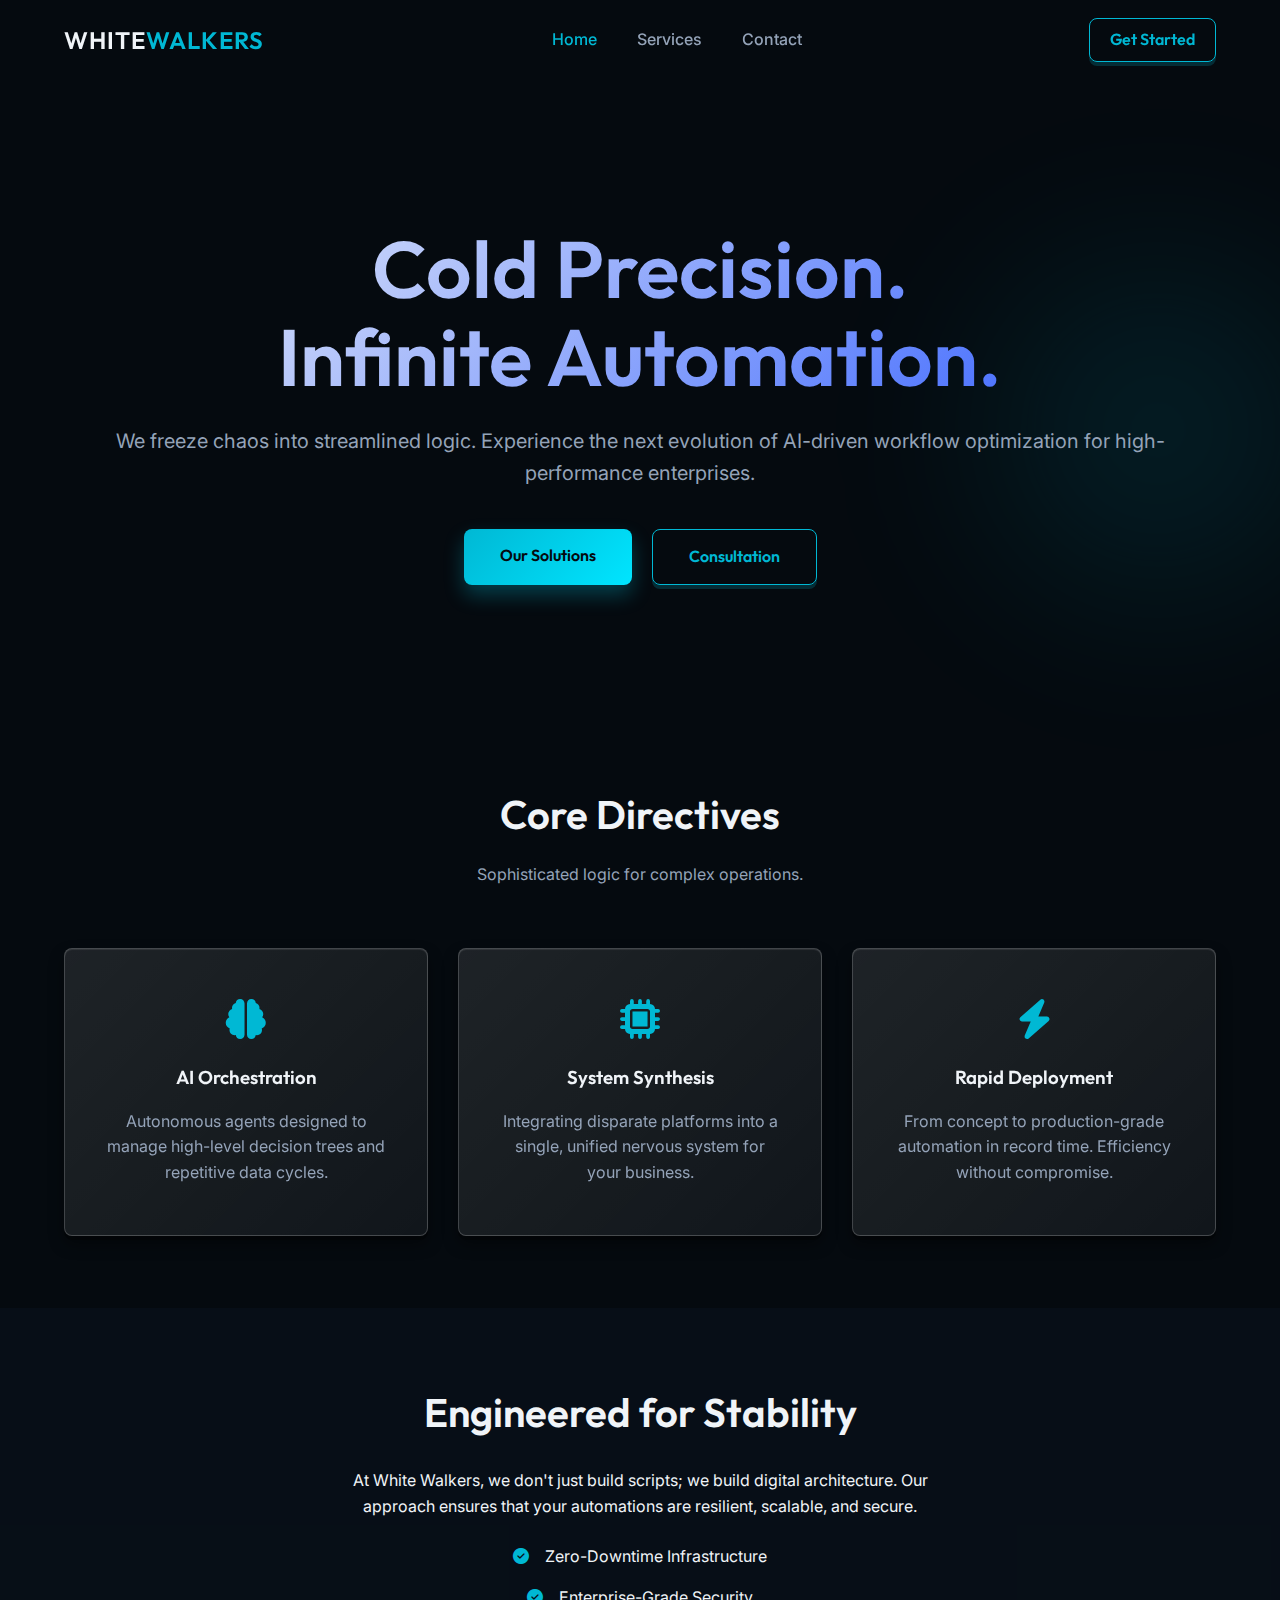
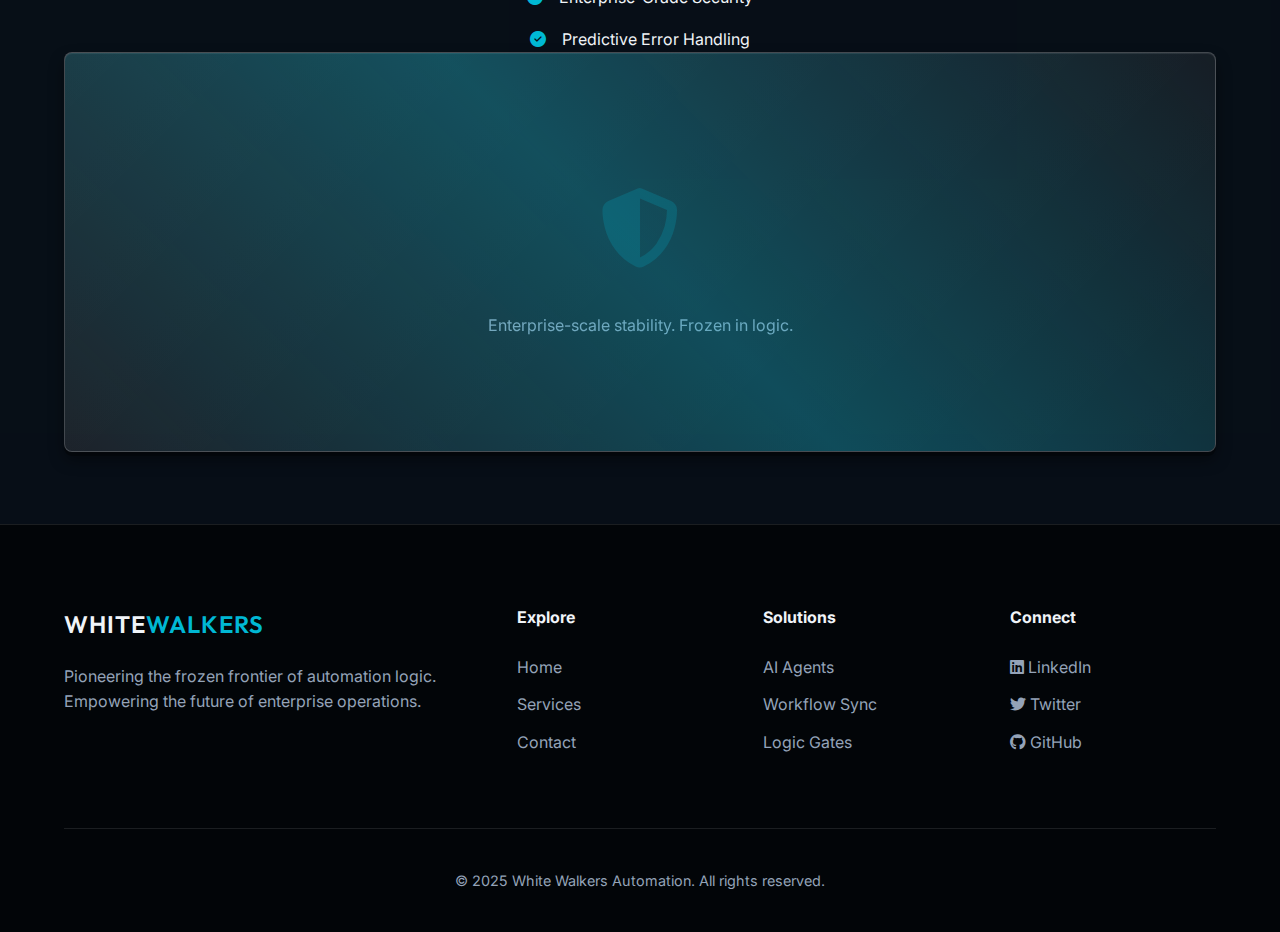
<file: index.html>
<!DOCTYPE html>
<html lang="en">

<head>
    <meta charset="UTF-8">
    <meta name="viewport" content="width=device-width, initial-scale=1.0">
    <title>White Walkers | Cold Precision. Infinite Automation.</title>
    <meta name="description"
        content="White Walkers is a premium automation agency specializing in AI agents, workflow optimization, and high-performance digital logic.">
    <link rel="stylesheet" href="styles.css">
    <link rel="stylesheet" href="https://cdnjs.cloudflare.com/ajax/libs/font-awesome/6.4.0/css/all.min.css">
</head>

<body>
    <nav id="main-nav">
        <div class="container nav-content">
            <a href="index.html" class="nav-logo">WHITE<span>WALKERS</span></a>
            <div class="nav-links">
                <a href="index.html" class="nav-link active">Home</a>
                <a href="services.html" class="nav-link">Services</a>
                <a href="contact.html" class="nav-link">Contact</a>
            </div>
            <div style="display: flex; gap: 15px; align-items: center;">
                <a href="contact.html" class="btn btn-outline" style="padding: 8px 20px;">Get Started</a>
                <button id="mobile-toggle"
                    style="display: none; background: transparent; border: none; color: var(--text-primary); font-size: 1.5rem; cursor: pointer;"><i
                        class="fas fa-bars"></i></button>
            </div>
        </div>
    </nav>

    <main>
        <!-- Hero Section -->
        <section class="hero">
            <div class="container" style="position: relative; z-index: 2;">
                <div>
                    <h1 class="shimmer-text"
                        style="font-size: clamp(3rem, 8vw, 5rem); line-height: 1.1; margin-bottom: 24px;">Cold
                        Precision.<br>Infinite Automation.</h1>
                    <p style="font-size: 1.25rem; color: var(--text-secondary); margin-bottom: 40px;">We freeze chaos
                        into streamlined logic. Experience the next evolution of AI-driven workflow optimization for
                        high-performance enterprises.</p>
                    <div style="display: flex; gap: 20px; justify-content: center;">
                        <a href="services.html" class="btn btn-primary">Our Solutions</a>
                        <a href="contact.html" class="btn btn-outline">Consultation</a>
                    </div>
                </div>
            </div>
            <!-- Decorative Elements -->
            <div
                style="position: absolute; top: 20%; right: -10%; width: 500px; height: 500px; background: radial-gradient(circle, var(--accent-glow) 0%, transparent 70%); filter: blur(80px); opacity: 0.5;">
            </div>
        </section>

        <!-- Preview Services -->
        <section class="section-padding">
            <div class="container">
                <div style="text-align: center; margin-bottom: 60px;">
                    <h2 style="font-size: 2.5rem; margin-bottom: 16px;">Core Directives</h2>
                    <p style="color: var(--text-secondary);">Sophisticated logic for complex operations.</p>
                </div>
                <div style="display: grid; grid-template-columns: repeat(auto-fit, minmax(300px, 1fr)); gap: 30px;">
                    <div class="liquid liquid-hover" style="padding: 50px 40px; text-align: center;">
                        <i class="fas fa-brain"
                            style="font-size: 2.5rem; color: var(--accent-blue); margin-bottom: 24px;"></i>
                        <h3 style="margin-bottom: 16px;">AI Orchestration</h3>
                        <p style="color: var(--text-secondary);">Autonomous agents designed to manage high-level
                            decision trees and repetitive data cycles.</p>
                    </div>
                    <div class="liquid liquid-hover" style="padding: 50px 40px; text-align: center;">
                        <i class="fas fa-microchip"
                            style="font-size: 2.5rem; color: var(--accent-blue); margin-bottom: 24px;"></i>
                        <h3 style="margin-bottom: 16px;">System Synthesis</h3>
                        <p style="color: var(--text-secondary);">Integrating disparate platforms into a single, unified
                            nervous system for your business.</p>
                    </div>
                    <div class="liquid liquid-hover" style="padding: 50px 40px; text-align: center;">
                        <i class="fas fa-bolt"
                            style="font-size: 2.5rem; color: var(--accent-blue); margin-bottom: 24px;"></i>
                        <h3 style="margin-bottom: 16px;">Rapid Deployment</h3>
                        <p style="color: var(--text-secondary);">From concept to production-grade automation in record
                            time. Efficiency without compromise.</p>
                    </div>
                </div>
            </div>
        </section>

        <!-- Why Us -->
        <section class="section-padding" style="background: rgba(13, 27, 42, 0.3);">
            <div class="container">
                <div style="text-align: center;">
                    <h2 style="font-size: 2.5rem; margin-bottom: 24px;">Engineered for Stability</h2>
                    <p style="margin-bottom: 24px; max-width: 600px; margin-inline: auto;">At White Walkers, we don't
                        just build scripts; we build digital architecture. Our approach ensures that your automations
                        are resilient, scalable, and secure.</p>
                    <ul
                        style="list-style: none; display: flex; flex-direction: column; align-items: center; gap: 16px;">
                        <li><i class="fas fa-check-circle" style="color: var(--accent-blue); margin-right: 12px;"></i>
                            Zero-Downtime Infrastructure</li>
                        <li><i class="fas fa-check-circle" style="color: var(--accent-blue); margin-right: 12px;"></i>
                            Enterprise-Grade Security</li>
                        <li><i class="fas fa-check-circle" style="color: var(--accent-blue); margin-right: 12px;"></i>
                            Predictive Error Handling</li>
                    </ul>
                </div>
                <div class="liquid"
                    style="height: 400px; display: flex; flex-direction: column; align-items: center; justify-content: center; position: relative; overflow: hidden; text-align: center;">
                    <div style="font-size: 5rem; color: var(--accent-blue); opacity: 0.2; margin-bottom: 20px;"><i
                            class="fas fa-shield-halved"></i></div>
                    <p style="padding: 0 40px; color: var(--text-secondary);">Enterprise-scale stability. Frozen in
                        logic.</p>
                    <div
                        style="position: absolute; inset: 0; background: linear-gradient(45deg, transparent, var(--accent-glow), transparent);">
                    </div>
                </div>
            </div>
        </section>
    </main>

    <footer>
        <div class="container">
            <div class="footer-grid">
                <div class="footer-brand">
                    <a href="index.html" class="nav-logo">WHITE<span>WALKERS</span></a>
                    <p>Pioneering the frozen frontier of automation logic. Empowering the future of enterprise
                        operations.</p>
                </div>
                <div class="footer-links">
                    <h4>Explore</h4>
                    <ul>
                        <li><a href="index.html">Home</a></li>
                        <li><a href="services.html">Services</a></li>
                        <li><a href="contact.html">Contact</a></li>
                    </ul>
                </div>
                <div class="footer-links">
                    <h4>Solutions</h4>
                    <ul>
                        <li><a href="#">AI Agents</a></li>
                        <li><a href="#">Workflow Sync</a></li>
                        <li><a href="#">Logic Gates</a></li>
                    </ul>
                </div>
                <div class="footer-links">
                    <h4>Connect</h4>
                    <ul>
                        <li><a href="#"><i class="fab fa-linkedin"></i> LinkedIn</a></li>
                        <li><a href="#"><i class="fab fa-twitter"></i> Twitter</a></li>
                        <li><a href="#"><i class="fab fa-github"></i> GitHub</a></li>
                    </ul>
                </div>
            </div>
            <div class="footer-bottom">
                &copy; 2025 White Walkers Automation. All rights reserved.
            </div>
        </div>
    </footer>

    <script src="app.js"></script>
</body>

</html>
</file>
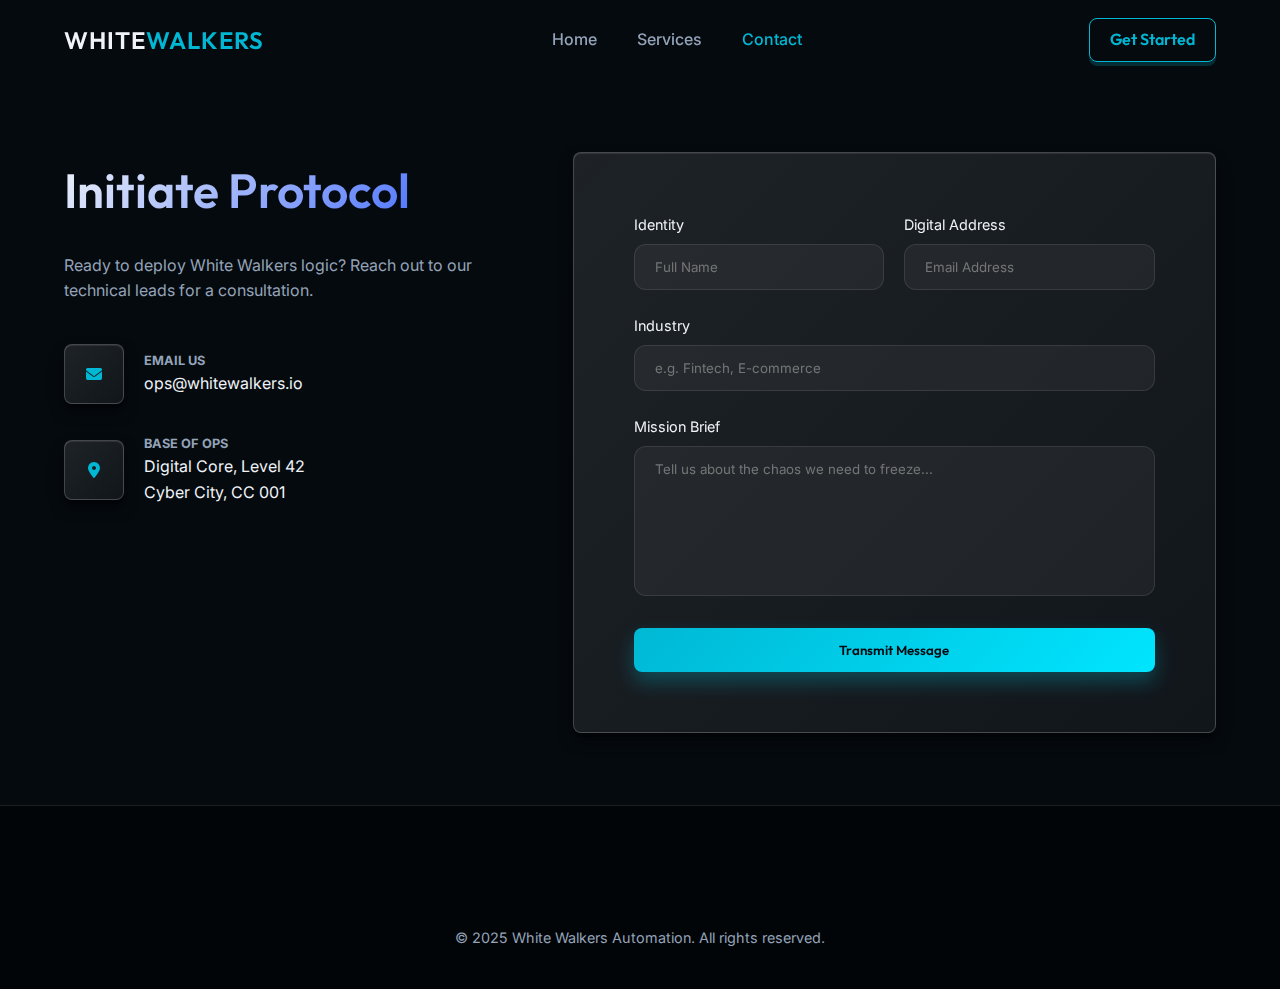
<file: contact.html>
<!DOCTYPE html>
<html lang="en">

<head>
    <meta charset="UTF-8">
    <meta name="viewport" content="width=device-width, initial-scale=1.0">
    <title>Contact | White Walkers Automation</title>
    <link rel="stylesheet" href="styles.css">
    <link rel="stylesheet" href="https://cdnjs.cloudflare.com/ajax/libs/font-awesome/6.4.0/css/all.min.css">
    <style>
        .form-group {
            margin-bottom: 24px;
            position: relative;
        }

        .form-control {
            width: 100%;
            background: rgba(255, 255, 255, 0.05);
            border: 1px solid var(--border-glass);
            padding: 14px 20px;
            border-radius: var(--radius-md);
            color: var(--text-primary);
            font-family: inherit;
            transition: var(--transition-smooth);
        }

        .form-control:focus {
            outline: none;
            border-color: var(--accent-blue);
            box-shadow: 0 0 10px var(--accent-glow);
            background: rgba(255, 255, 255, 0.08);
        }

        textarea.form-control {
            height: 150px;
            resize: none;
        }
    </style>
</head>

<body>
    <nav id="main-nav">
        <div class="container nav-content">
            <a href="index.html" class="nav-logo">WHITE<span>WALKERS</span></a>
            <div class="nav-links">
                <a href="index.html" class="nav-link">Home</a>
                <a href="services.html" class="nav-link">Services</a>
                <a href="contact.html" class="nav-link active">Contact</a>
            </div>
            <div style="display: flex; gap: 15px; align-items: center;">
                <a href="contact.html" class="btn btn-outline" style="padding: 8px 20px;">Get Started</a>
                <button id="mobile-toggle"
                    style="display: none; background: transparent; border: none; color: var(--text-primary); font-size: 1.5rem; cursor: pointer;"><i
                        class="fas fa-bars"></i></button>
            </div>
        </div>
    </nav>

    <main style="padding-top: var(--header-height);">
        <section class="section-padding">
            <div class="container" style="display: grid; grid-template-columns: 1fr 1.5fr; gap: 80px;">
                <!-- Contact Info -->
                <div>
                    <h1 class="shimmer-text" style="font-size: 3rem; margin-bottom: 24px;">Initiate Protocol</h1>
                    <p style="color: var(--text-secondary); margin-bottom: 40px;">Ready to deploy White Walkers logic?
                        Reach out to our technical leads for a consultation.</p>

                    <div style="display: grid; gap: 30px;">
                        <div style="display: flex; align-items: center; gap: 20px;">
                            <div class="liquid"
                                style="width: 60px; height: 60px; display: flex; align-items: center; justify-content: center; color: var(--accent-blue);">
                                <i class="fas fa-envelope"></i>
                            </div>
                            <div>
                                <h4 style="color: var(--text-secondary); font-size: 0.8rem; text-transform: uppercase;">
                                    Email Us</h4>
                                <p>ops@whitewalkers.io</p>
                            </div>
                        </div>
                        <div style="display: flex; align-items: center; gap: 20px;">
                            <div class="liquid"
                                style="width: 60px; height: 60px; display: flex; align-items: center; justify-content: center; color: var(--accent-blue);">
                                <i class="fas fa-location-dot"></i>
                            </div>
                            <div>
                                <h4 style="color: var(--text-secondary); font-size: 0.8rem; text-transform: uppercase;">
                                    Base of Ops</h4>
                                <p>Digital Core, Level 42<br>Cyber City, CC 001</p>
                            </div>
                        </div>
                    </div>
                </div>

                <!-- Contact Form -->
                <div class="liquid" style="padding: 60px;">
                    <form id="contact-form">
                        <div style="display: grid; grid-template-columns: 1fr 1fr; gap: 20px;">
                            <div class="form-group">
                                <label style="display: block; margin-bottom: 8px; font-size: 0.9rem;">Identity</label>
                                <input type="text" class="form-control" placeholder="Full Name" required>
                            </div>
                            <div class="form-group">
                                <label style="display: block; margin-bottom: 8px; font-size: 0.9rem;">Digital
                                    Address</label>
                                <input type="email" class="form-control" placeholder="Email Address" required>
                            </div>
                        </div>
                        <div class="form-group">
                            <label style="display: block; margin-bottom: 8px; font-size: 0.9rem;">Industry</label>
                            <input type="text" class="form-control" placeholder="e.g. Fintech, E-commerce">
                        </div>
                        <div class="form-group">
                            <label style="display: block; margin-bottom: 8px; font-size: 0.9rem;">Mission Brief</label>
                            <textarea class="form-control"
                                placeholder="Tell us about the chaos we need to freeze..."></textarea>
                        </div>
                        <button type="submit" class="btn btn-primary" style="width: 100%;">Transmit Message</button>
                    </form>
                </div>
            </div>
        </section>
    </main>

    <footer>
        <div class="container">
            <div class="footer-bottom" style="border: none;">
                &copy; 2025 White Walkers Automation. All rights reserved.
            </div>
        </div>
    </footer>
    <script src="app.js"></script>
</body>

</html>
</file>
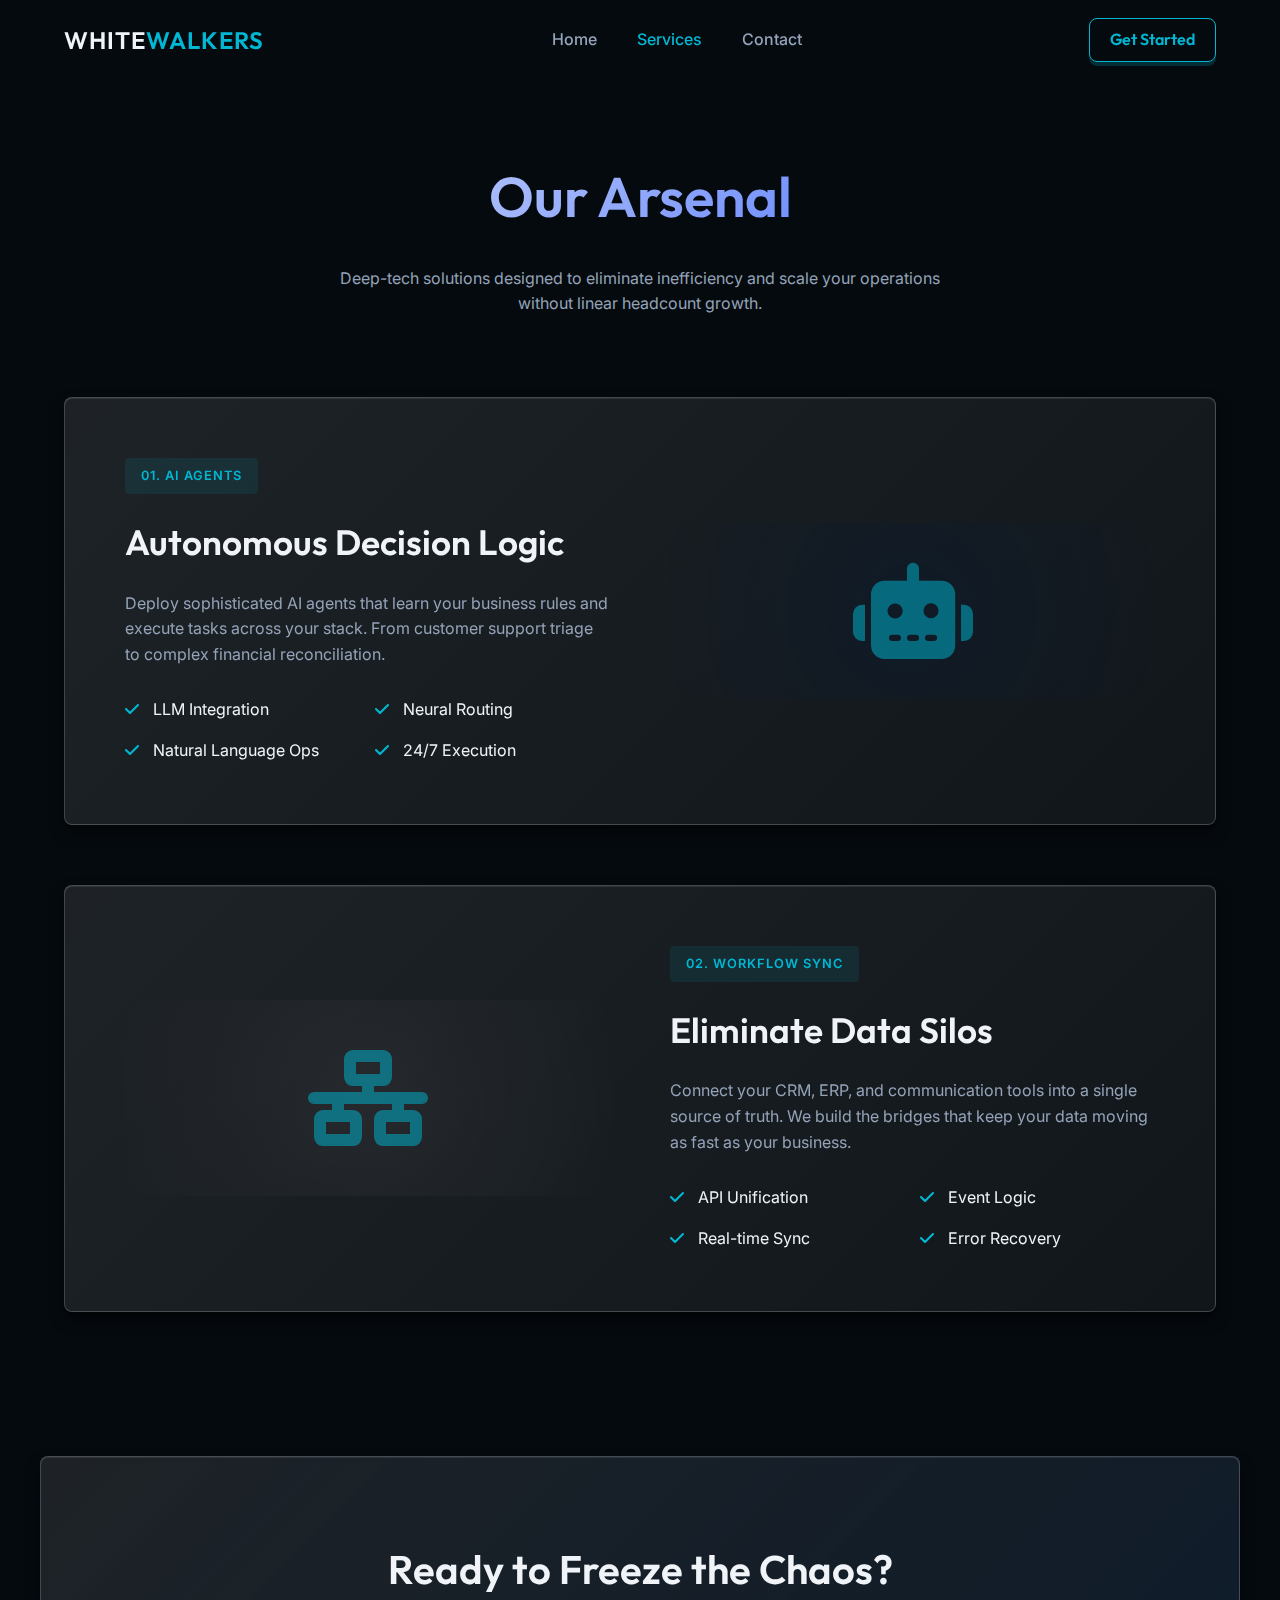
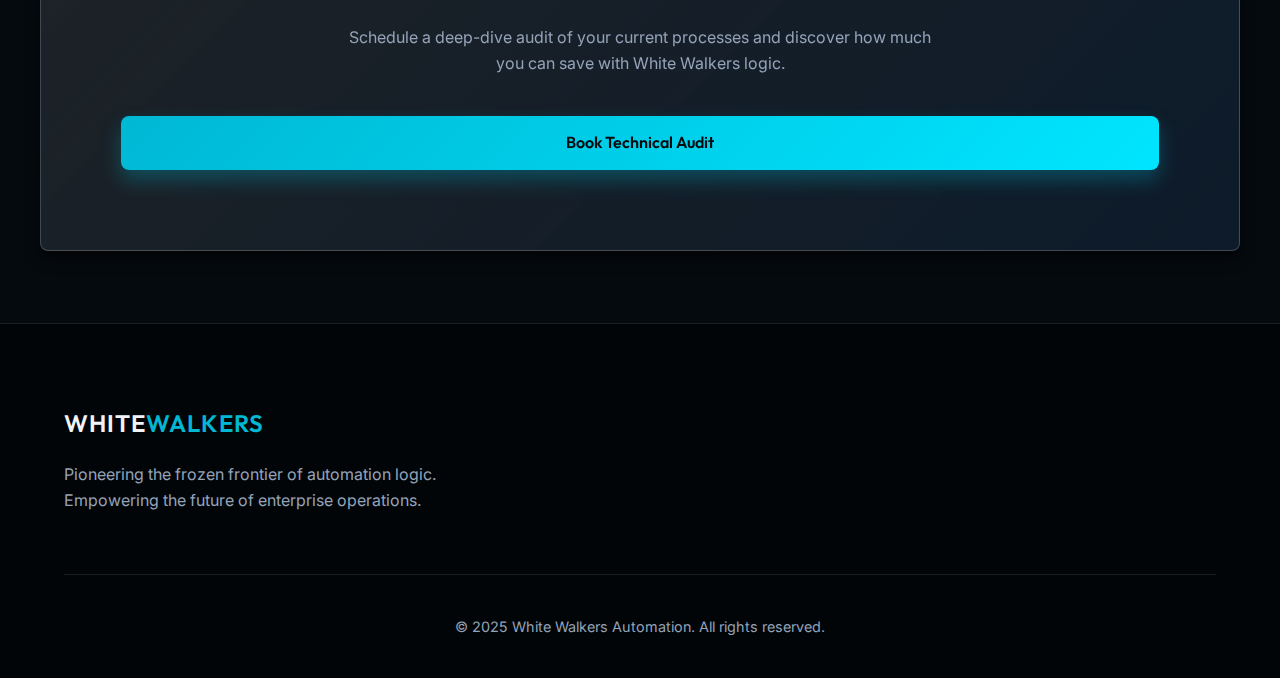
<file: services.html>
<!DOCTYPE html>
<html lang="en">

<head>
    <meta charset="UTF-8">
    <meta name="viewport" content="width=device-width, initial-scale=1.0">
    <title>Services | White Walkers Automation</title>
    <link rel="stylesheet" href="styles.css">
    <link rel="stylesheet" href="https://cdnjs.cloudflare.com/ajax/libs/font-awesome/6.4.0/css/all.min.css">
</head>

<body>
    <nav id="main-nav">
        <div class="container nav-content">
            <a href="index.html" class="nav-logo">WHITE<span>WALKERS</span></a>
            <div class="nav-links">
                <a href="index.html" class="nav-link">Home</a>
                <a href="services.html" class="nav-link active">Services</a>
                <a href="contact.html" class="nav-link">Contact</a>
            </div>
            <div style="display: flex; gap: 15px; align-items: center;">
                <a href="contact.html" class="btn btn-outline" style="padding: 8px 20px;">Get Started</a>
                <button id="mobile-toggle"
                    style="display: none; background: transparent; border: none; color: var(--text-primary); font-size: 1.5rem; cursor: pointer;"><i
                        class="fas fa-bars"></i></button>
            </div>
        </div>
    </nav>

    <main style="padding-top: var(--header-height);">
        <section class="section-padding">
            <div class="container">
                <div style="text-align: center; margin-bottom: 80px;">
                    <h1 class="shimmer-text" style="font-size: 3.5rem; margin-bottom: 24px;">Our Arsenal</h1>
                    <p style="max-width: 600px; margin: 0 auto; color: var(--text-secondary);">Deep-tech solutions
                        designed to eliminate inefficiency and scale your operations without linear headcount growth.
                    </p>
                </div>

                <div style="display: grid; gap: 60px;">
                    <!-- Service Module 1 -->
                    <div class="liquid"
                        style="display: grid; grid-template-columns: 1fr 1fr; gap: 60px; padding: 60px; align-items: center;">
                        <div>
                            <div
                                style="display: inline-block; padding: 8px 16px; background: rgba(0, 184, 212, 0.1); border-radius: 4px; color: var(--accent-blue); margin-bottom: 20px; font-weight: 600; font-size: 0.8rem; letter-spacing: 1px;">
                                01. AI AGENTS</div>
                            <h2 style="font-size: 2.2rem; margin-bottom: 20px;">Autonomous Decision Logic</h2>
                            <p style="color: var(--text-secondary); margin-bottom: 30px;">Deploy sophisticated AI agents
                                that learn your business rules and execute tasks across your stack. From customer
                                support triage to complex financial reconciliation.</p>
                            <ul style="list-style: none; display: grid; grid-template-columns: 1fr 1fr; gap: 15px;">
                                <li><i class="fas fa-check" style="color: var(--accent-blue); margin-right: 10px;"></i>
                                    LLM Integration</li>
                                <li><i class="fas fa-check" style="color: var(--accent-blue); margin-right: 10px;"></i>
                                    Neural Routing</li>
                                <li><i class="fas fa-check" style="color: var(--accent-blue); margin-right: 10px;"></i>
                                    Natural Language Ops</li>
                                <li><i class="fas fa-check" style="color: var(--accent-blue); margin-right: 10px;"></i>
                                    24/7 Execution</li>
                            </ul>
                        </div>
                        <div
                            style="background: radial-gradient(circle, var(--bg-card), transparent); padding: 40px; border-radius: var(--radius-lg); text-align: center;">
                            <i class="fas fa-robot"
                                style="font-size: 6rem; color: var(--accent-blue); opacity: 0.5;"></i>
                        </div>
                    </div>

                    <!-- Service Module 2 -->
                    <div class="liquid"
                        style="display: grid; grid-template-columns: 1fr 1fr; gap: 60px; padding: 60px; align-items: center;">
                        <div
                            style="background: radial-gradient(circle, rgba(255,255,255,0.05), transparent); padding: 50px; border-radius: var(--radius-liquid); text-align: center; order: -1;">
                            <i class="fas fa-network-wired"
                                style="font-size: 6rem; color: var(--accent-blue); opacity: 0.5;"></i>
                        </div>
                        <div>
                            <div
                                style="display: inline-block; padding: 8px 16px; background: rgba(0, 184, 212, 0.1); border-radius: 4px; color: var(--accent-blue); margin-bottom: 20px; font-weight: 600; font-size: 0.8rem; letter-spacing: 1px;">
                                02. WORKFLOW SYNC</div>
                            <h2 style="font-size: 2.2rem; margin-bottom: 20px;">Eliminate Data Silos</h2>
                            <p style="color: var(--text-secondary); margin-bottom: 30px;">Connect your CRM, ERP, and
                                communication tools into a single source of truth. We build the bridges that keep your
                                data moving as fast as your business.</p>
                            <ul style="list-style: none; display: grid; grid-template-columns: 1fr 1fr; gap: 15px;">
                                <li><i class="fas fa-check" style="color: var(--accent-blue); margin-right: 10px;"></i>
                                    API Unification</li>
                                <li><i class="fas fa-check" style="color: var(--accent-blue); margin-right: 10px;"></i>
                                    Event Logic</li>
                                <li><i class="fas fa-check" style="color: var(--accent-blue); margin-right: 10px;"></i>
                                    Real-time Sync</li>
                                <li><i class="fas fa-check" style="color: var(--accent-blue); margin-right: 10px;"></i>
                                    Error Recovery</li>
                            </ul>
                        </div>
                    </div>
                </div>
            </div>
        </section>

        <!-- CTA Section -->
        <section class="section-padding">
            <div class="container liquid"
                style="text-align: center; padding: 80px; background: linear-gradient(135deg, rgba(255, 255, 255, 0.1), #0d1b2a);">
                <h2 style="font-size: 2.5rem; margin-bottom: 24px;">Ready to Freeze the Chaos?</h2>
                <p style="margin-bottom: 40px; color: var(--text-secondary); max-width: 600px; margin-inline: auto;">
                    Schedule a deep-dive audit of your current processes and discover how much you can save with White
                    Walkers logic.</p>
                <a href="contact.html" class="btn btn-primary">Book Technical Audit</a>
            </div>
        </section>
    </main>

    <footer>
        <!-- Same as index.html -->
        <div class="container">
            <div class="footer-grid">
                <div class="footer-brand">
                    <a href="index.html" class="nav-logo">WHITE<span>WALKERS</span></a>
                    <p>Pioneering the frozen frontier of automation logic. Empowering the future of enterprise
                        operations.</p>
                </div>
                <!-- ... other links ... -->
            </div>
            <div class="footer-bottom">
                &copy; 2025 White Walkers Automation. All rights reserved.
            </div>
        </div>
    </footer>
    <script src="app.js"></script>
</body>

</html>
</file>
<file: styles.css>
@import url('https://fonts.googleapis.com/css2?family=Inter:wght@300;400;500;600&family=Outfit:wght@300;400;600;700&display=swap');

:root {
    /* Color Palette - Digital Winter */
    --bg-dark: #050a0f;
    --bg-card: rgba(13, 27, 42, 0.7);
    --accent-blue: #00b8d4;
    --accent-royal: #2e5bff;
    --accent-glow: rgba(0, 184, 212, 0.3);
    --text-primary: #f0f4f8;
    --text-secondary: #94a3b8;
    --border-glass: rgba(255, 255, 255, 0.1);
    --border-glow: rgba(0, 184, 212, 0.4);

    /* Spacing & Radii */
    --radius-lg: 20px;
    --radius-md: 12px;
    --radius-sq: 8px;
    --depth-3d: 6px;

    --container-width: 1200px;
    --header-height: 80px;
    --section-padding: clamp(40px, 8vh, 80px);
    /* Slightly reduced for tighter alignment */

    /* Transitions */
    --transition-liquid: all 1.2s cubic-bezier(0.4, 0, 0.2, 1);
    --transition-smooth: all 0.4s cubic-bezier(0.4, 0, 0.2, 1);
}

* {
    margin: 0;
    padding: 0;
    box-sizing: border-box;
}

body {
    background-color: var(--bg-dark);
    color: var(--text-primary);
    font-family: 'Inter', sans-serif;
    line-height: 1.6;
    overflow-x: hidden;
}

h1,
h2,
h3,
.nav-logo {
    font-family: 'Outfit', sans-serif;
    font-weight: 600;
}

a {
    text-decoration: none;
    color: inherit;
    transition: var(--transition-smooth);
}

/* 3D Square Utility (keeping .liquid name for compatibility) */
.liquid {
    background: linear-gradient(135deg, rgba(255, 255, 255, 0.1), rgba(255, 255, 255, 0.05));
    backdrop-filter: blur(20px);
    -webkit-backdrop-filter: blur(20px);
    border: 1px solid rgba(255, 255, 255, 0.2);
    border-radius: var(--radius-sq);
    box-shadow:
        0 4px 0 rgba(0, 0, 0, 0.3),
        /* 3D Bottom Depth */
        0 8px 15px rgba(0, 0, 0, 0.4),
        /* Shadow */
        inset 0 1px 1px rgba(255, 255, 255, 0.1);
    transition: var(--transition-smooth);
    display: flex;
    flex-direction: column;
    justify-content: center;
    position: relative;
    top: 0;
}

.liquid-hover:hover {
    top: -4px;
    border-color: var(--accent-blue);
    box-shadow:
        0 8px 0 rgba(0, 184, 212, 0.4),
        /* Blue 3D Depth */
        0 15px 30px rgba(0, 0, 0, 0.5),
        0 0 15px var(--accent-glow);
    transform: translateY(-2px);
}

/* Layout Helpers */
main {
    padding-top: var(--header-height);
}

.container {
    max-width: var(--container-width);
    margin: 0 auto;
    padding: 0 24px;
}

.section-padding {
    padding: var(--section-padding) 0;
}

/* Standardized Hero Section */
.hero {
    min-height: 70vh;
    display: flex;
    flex-direction: column;
    justify-content: center;
    align-items: center;
    text-align: center;
    padding-top: 20px !important;
}

.hero .container {
    display: flex;
    flex-direction: column;
    align-items: center;
    justify-content: center;
}

/* 3D Buttons */
.btn {
    display: inline-block;
    padding: 14px 36px;
    border-radius: var(--radius-sq);
    font-weight: 600;
    cursor: pointer;
    transition: var(--transition-smooth);
    border: none;
    font-family: 'Outfit', sans-serif;
    position: relative;
    top: 0;
    box-shadow: 0 4px 0 rgba(0, 0, 0, 0.4);
}

.btn-primary {
    background: linear-gradient(135deg, var(--accent-blue), #00e5ff);
    color: var(--bg-dark);
    box-shadow: 0 10px 20px var(--accent-glow);
}

.btn-primary:hover {
    top: -2px;
    box-shadow: 0 6px 0 #0097a7, 0 10px 20px var(--accent-glow);
    transform: translateY(-1px);
}

.btn-outline {
    background: transparent;
    border: 1px solid var(--accent-blue);
    color: var(--accent-blue);
    box-shadow: 0 4px 0 rgba(0, 184, 212, 0.2);
}

.btn-outline:hover {
    background: var(--accent-blue);
    color: var(--bg-dark);
    top: -2px;
    box-shadow: 0 6px 0 rgba(0, 184, 212, 0.4);
}

/* Navigation */
nav {
    height: var(--header-height);
    position: fixed;
    top: 0;
    width: 100%;
    z-index: 1000;
    display: flex;
    align-items: center;
}

nav.scrolled {
    background: rgba(5, 10, 15, 0.8);
    backdrop-filter: blur(10px);
    border-bottom: 1px solid var(--border-glass);
}

.nav-content {
    display: flex;
    justify-content: space-between;
    align-items: center;
    width: 100%;
    padding: 0 24px;
    /* Balanced padding */
}

.nav-logo {
    font-size: 1.5rem;
    letter-spacing: 1px;
    color: var(--text-primary);
}

.nav-logo span {
    color: var(--accent-blue);
}

.nav-links {
    display: flex;
    gap: 40px;
}

.nav-link {
    color: var(--text-secondary);
    font-weight: 500;
}

.nav-link:hover,
.nav-link.active {
    color: var(--accent-blue);
}

/* Footer */
footer {
    background: #020508;
    padding: 80px 0 40px;
    border-top: 1px solid var(--border-glass);
}

.footer-grid {
    display: grid;
    grid-template-columns: 2fr 1fr 1fr 1fr;
    gap: 40px;
    margin-bottom: 60px;
}

.footer-brand p {
    color: var(--text-secondary);
    margin-top: 20px;
}

.footer-links h4 {
    margin-bottom: 24px;
    color: var(--text-primary);
}

.footer-links ul {
    list-style: none;
}

.footer-links li {
    margin-bottom: 12px;
}

.footer-links a {
    color: var(--text-secondary);
}

.footer-links a:hover {
    color: var(--accent-blue);
}

.footer-bottom {
    text-align: center;
    padding-top: 40px;
    border-top: 1px solid var(--border-glass);
    color: var(--text-secondary);
    font-size: 0.9rem;
}

/* Animations */
@keyframes liquid-morph {
    0% {
        border-radius: var(--radius-liquid);
    }

    100% {
        border-radius: var(--radius-liquid-alt);
    }
}

@keyframes liquid-drift {
    0% {
        transform: translate(0, 0) scale(1);
    }

    50% {
        transform: translate(20px, -20px) scale(1.1);
    }

    100% {
        transform: translate(-20px, 10px) scale(0.9);
    }
}

@keyframes gradient-pan {
    0% {
        background-position: 0% 50%;
    }

    50% {
        background-position: 100% 50%;
    }

    100% {
        background-position: 0% 50%;
    }
}

.shimmer-text {
    background: linear-gradient(-45deg, var(--text-primary), var(--accent-blue), var(--accent-royal), var(--text-primary));
    background-size: 300% 300%;
    -webkit-background-clip: text;
    background-clip: text;
    -webkit-text-fill-color: transparent;
    animation: gradient-pan 10s ease infinite;
}

@media (max-width: 1024px) {
    .container {
        padding: 0 40px;
    }
}

@media (max-width: 768px) {
    .container {
        padding: 0 20px;
    }

    #mobile-toggle {
        display: block !important;
    }

    .nav-links {
        display: none;
        position: fixed;
        top: var(--header-height);
        left: 0;
        width: 100%;
        background: var(--bg-dark);
        flex-direction: column;
        padding: 40px;
        gap: 20px;
        border-bottom: 1px solid var(--border-glass);
        backdrop-filter: blur(20px);
    }

    .nav-links.active {
        display: flex;
    }

    .footer-grid {
        grid-template-columns: 1fr;
        text-align: center;
    }

    .hero h1 {
        font-size: clamp(2.5rem, 10vw, 4rem) !important;
    }

    /* Ensure grids stack on mobile */
    section[style*="grid-template-columns: 1fr 1fr"],
    section[style*="grid-template-columns: 1fr 1.5fr"],
    div[style*="grid-template-columns: 1fr 1fr"],
    .footer-grid {
        grid-template-columns: 1fr !important;
        gap: 40px !important;
    }
}
</file>
